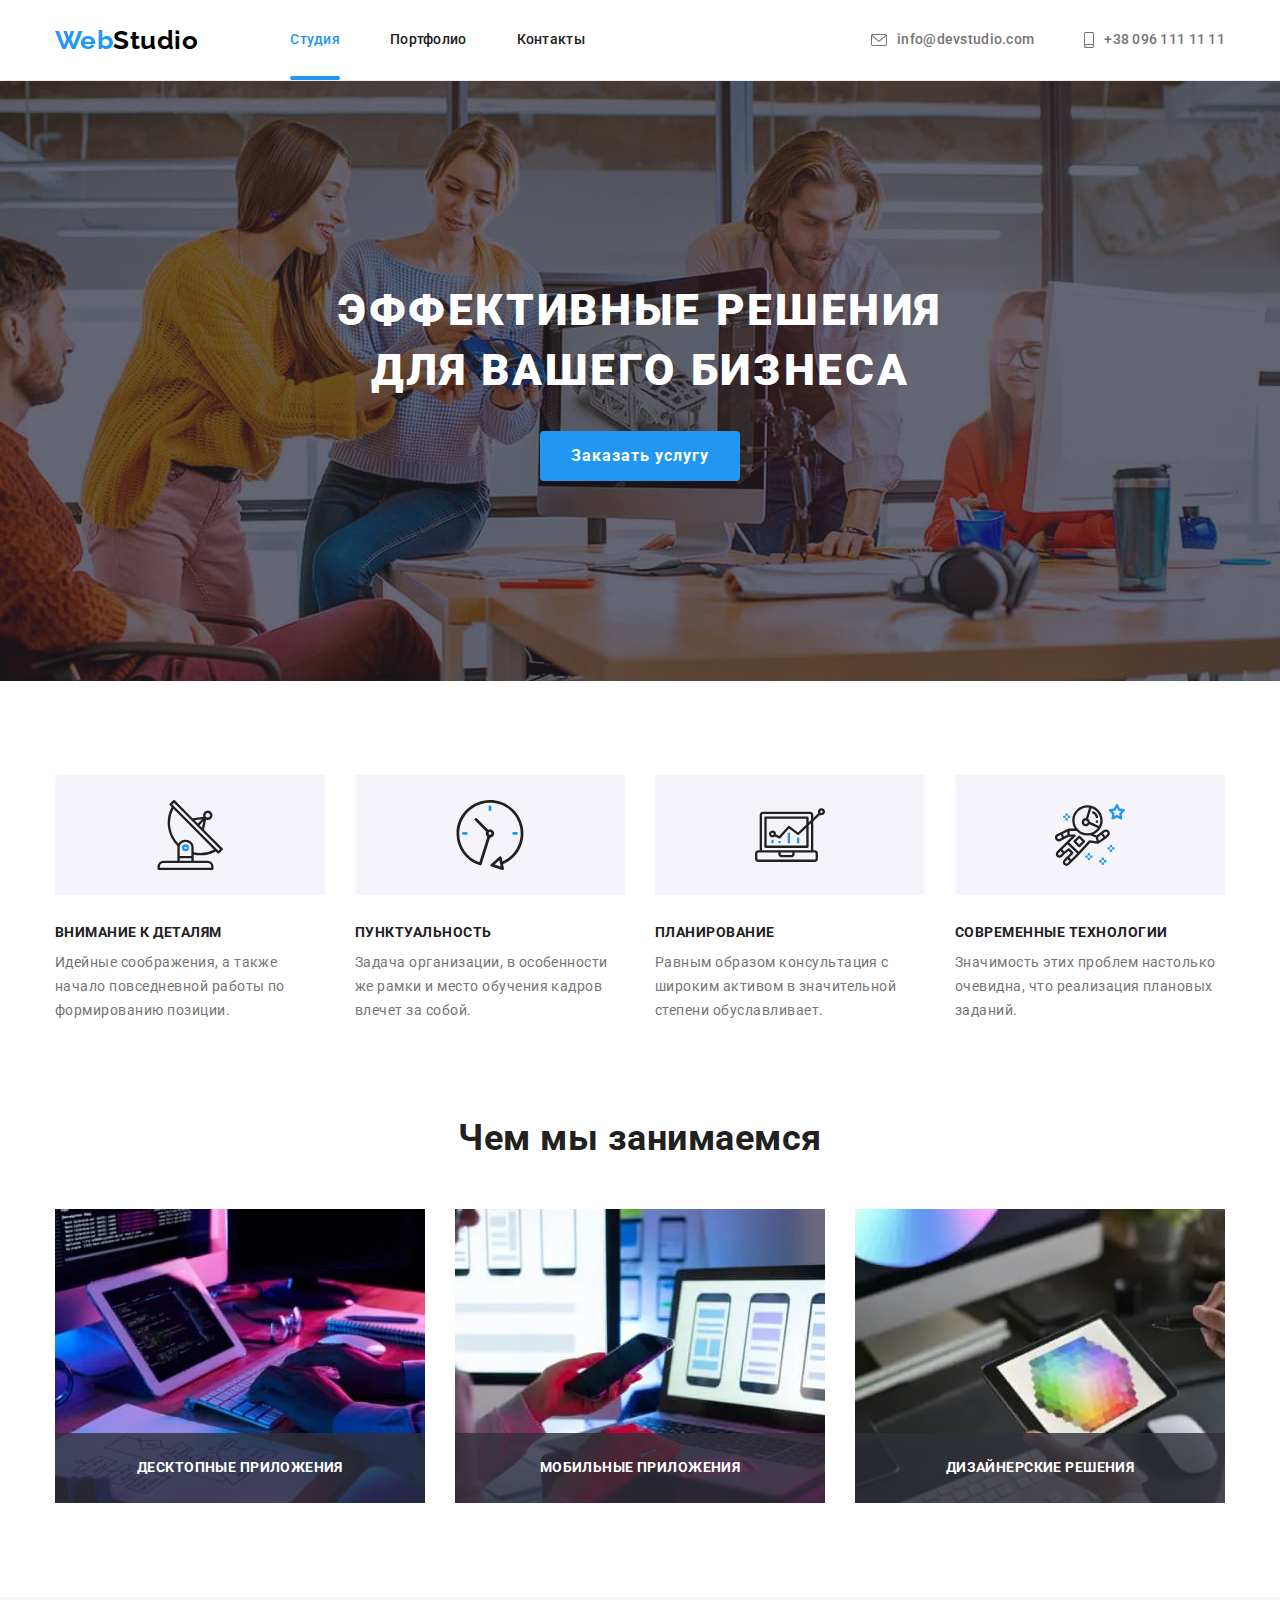
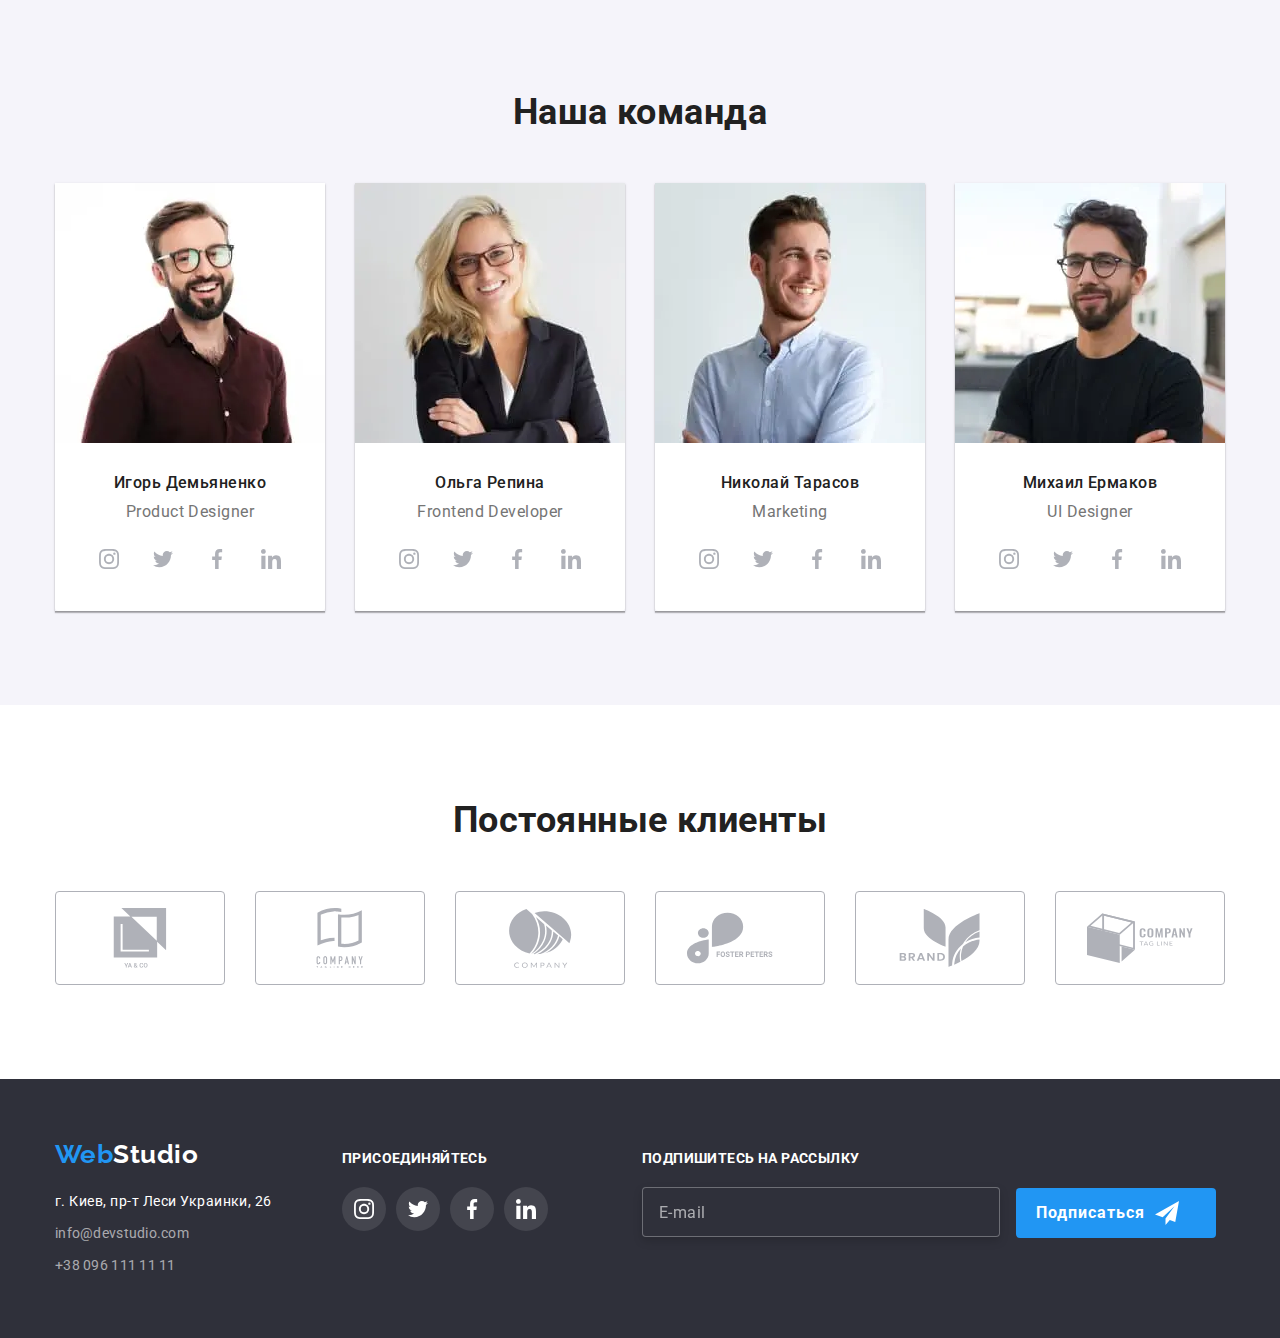
<file: index.html>
<!DOCTYPE html>
<html lang="ru">

<head>
    <meta charset="UTF-8">
    <meta http-equiv="X-UA-Compatible" content="IE=edge">
    <meta name="viewport" content="width=device-width, initial-scale=1.0">
    <link rel="preconnect" href="https://fonts.googleapis.com">
    <link rel="preconnect" href="https://fonts.gstatic.com" crossorigin>
    <link
        href="https://fonts.googleapis.com/css2?family=Raleway:wght@700&family=Roboto:wght@400;500;700;900&display=swap"
        rel="stylesheet">
    <link rel="stylesheet"
        href="https://cdnjs.cloudflare.com/ajax/libs/modern-normalize/1.1.0/modern-normalize.min.css">
    <link rel="stylesheet" href="./css/main.min.css">
    <title>Web Studio</title>
</head>

<body>
    <header class="header">
        <div class="container header__flex">
            <nav class="navigation">
                <a class="top-logo link" lang="en" href="./index.html">
                    <span class="logo__part">Web</span>Studio
                </a>
                <ul class="nav-menu list">
                    <li class="nav-menu__item"><a class="nav-menu__link link nav-menu__link--active"
                            href="./index.html">Студия</a></li>
                    <li class="nav-menu__item"><a class="nav-menu__link link" href="./portfolio.html">Портфолио</a></li>
                    <li class="nav-menu__item"><a class="nav-menu__link link" href="">Контакты</a></li>
                </ul>
            </nav>
            <button type="button" class="burger-menu" data-menu-open>
                <svg class="burger-menu__icon" width="40" height="40">
                    <use href="./images/sprite.svg#burger-menu"></use>
                </svg>
            </button>
            <ul class="contacts list">
                <li class="contacts__item">
                    <a class="contacts__link link" href="mailto:info@devstudio.com">
                        <svg class="contacts__icon" width="16" height="12">
                            <use href="./images/sprite.svg#email"></use>
                        </svg>
                        info@devstudio.com
                    </a>
                </li>
                <li class="contacts__item">
                    <a class="contacts__link link" href="tel:+380961111111">
                        <svg class="contacts__icon" width="10" height="16">
                            <use href="./images/sprite.svg#smartphone"></use>
                        </svg>
                        +38 096 111 11 11
                    </a>
                </li>
            </ul>
        </div>
        <div class="mobile-menu" data-menu>
            <div class="container mobile-menu__container">
                <button type="button" class="mobile-menu__close" data-menu-close>
                    <svg class="btn-close__icon" width="18" height="18">
                        <use href="./images/sprite.svg#vector"></use>
                    </svg>
                </button>
                <ul class="mobile-list list">
                    <li class="mobile-list__item"><a class="mobile-list__link link mobile-list__link--active"
                            href="./index.html">Студия</a></li>
                    <li class="mobile-list__item"><a class="mobile-list__link link"
                            href="./portfolio.html">Портфолио</a></li>
                    <li class="mobile-list__item"><a class="mobile-list__link link" href="">Контакты</a></li>
                </ul>
                <div class="cotacts-wrapper">
                    <ul class="mobile-contacts list">
                        <li class="mobile-contacts__item">
                            <a class="mobile-contacts__phone link" href="tel:+380961111111">
                                +38 096 111 11 11
                            </a>
                        </li>
                        <li class="mobile-contacts__item">
                            <a class="mobile-contacts__email link" href="mailto:info@devstudio.com">
                                info@devstudio.com
                            </a>
                        </li>
                    </ul>
                    <ul class="mobile-social list">
                        <li class="mobile-social__item"><a class="mobile-social__link link" href="">Instagram</a></li>
                        <li class="mobile-social__item"><a class="mobile-social__link link" href="">Twitter</a></li>
                        <li class="mobile-social__item"><a class="mobile-social__link link" href="">Facebook</a></li>
                        <li class="mobile-social__item"><a class="mobile-social__link link" href="">LinkedIn</a></li>
                    </ul>
                </div>
            </div>
        </div>
    </header>

    <main>
        <!--Герой-->
        <section class="hero">
            <div class="container">
                <h1 class="main__title">ЭФФЕКТИВНЫЕ РЕШЕНИЯ ДЛЯ ВАШЕГО БИЗНЕСА</h1>
                <button class="accent-button" type="button" data-modal-open>Заказать услугу</button>
                <div class="backdrop is-hidden" data-modal>
                    <div class="modal">
                        <button type="button" class="btn-close" data-modal-close>
                            <svg class="btn-close__icon" width="11" height="11">
                                <use href="./images/sprite.svg#vector"></use>
                            </svg>
                        </button>
                        <b class="contact-form__start">Оставьте свои данные, мы вам перезвоним</b>
                        <form method="POST" class="contact-form">
                            <label class="contact-form__field">
                                <span class="contact-form__title">Имя</span>
                                <span class="contact-form__wrapper">
                                    <input type="text" class="contact-form__input" name="user_name" required>
                                    <svg class="contact-form__icon" width="18" height="18">
                                        <use href="./images/sprite.svg#person"></use>
                                    </svg>
                                </span>
                            </label>
                            <label class="contact-form__field">
                                <span class="contact-form__title">Телефон</span>
                                <span class="contact-form__wrapper">
                                    <input type="tel" class="contact-form__input" name="user_phone" required>
                                    <svg class="contact-form__icon" width="18" height="18">
                                        <use href="./images/sprite.svg#phone"></use>
                                    </svg>
                                </span>
                            </label>
                            <label class="contact-form__field">
                                <span class="contact-form__title">Почта</span>
                                <span class="contact-form__wrapper">
                                    <input type="email" class="contact-form__input" name="user_email" required>
                                    <svg class="contact-form__icon" width="18" height="18">
                                        <use href="./images/sprite.svg#email"></use>
                                    </svg>
                                </span>
                            </label>
                            <label>
                                <span class="contact-form__title">Комментарий</span>
                                <textarea class="contact-form__message" name="user_message"
                                    placeholder="Введите текст"></textarea>
                            </label>
                            <div class="contact-form-checkbox">
                                <input name="accept-policy" type="checkbox"
                                    class="contact-form-checkbox__input visually-hidden" id="policy-checkbox" required>
                                <label for="policy-checkbox" class="contact-form-checkbox__label">
                                    Соглашаюсь с рассылкой и принимаю&nbsp;<a class="contact-form-checkbox__accent"
                                        href="">Условия договора</a>
                                </label>
                            </div>
                            <button class="accent-button" type="submit">Отправить</button>
                        </form>
                    </div>
                </div>

            </div>
        </section>

        <!--Преимущества компании-->
        <section class="advantages section">
            <div class="container">
                <h2 class="visually-hidden">Наши преимщества</h2>
                <ul class="advantages__list list">
                    <li class="advantages__item">
                        <div class="advantages__icon">
                            <svg width="70" height="70">
                                <use href="./images/sprite.svg#details"></use>
                            </svg>
                        </div>
                        <h3 class="advantages__title">Внимание к деталям</h3>
                        <p class="advantages__discription">Идейные соображения, а также начало повседневной работы по
                            формированию позиции.</p>
                    </li>
                    <li class="advantages__item">
                        <div class="advantages__icon">
                            <svg width="70" height="70">
                                <use href="./images/sprite.svg#clock"></use>
                            </svg>
                        </div>
                        <h3 class="advantages__title">Пунктуальность</h3>
                        <p class="advantages__discription">Задача организации, в особенности же рамки и место обучения
                            кадров влечет за собой.</p>
                    </li>
                    <li class="advantages__item">
                        <div class="advantages__icon">
                            <svg width="70" height="70">
                                <use href="./images/sprite.svg#diagram"></use>
                            </svg>
                        </div>
                        <h3 class="advantages__title">Планирование</h3>
                        <p class="advantages__discription">Равным образом консультация с широким активом в значительной
                            степени обуславливает.</p>
                    </li>
                    <li class="advantages__item">
                        <div class="advantages__icon">
                            <svg width="70" height="70">
                                <use href="./images/sprite.svg#astronaut"></use>
                            </svg>
                        </div>
                        <h3 class="advantages__title">Современные технологии</h3>
                        <p class="advantages__discription">Значимость этих проблем настолько очевидна, что реализация
                            плановых заданий.</p>
                    </li>
                </ul>
            </div>
        </section>
        <!--Занятия компании-->
        <section class="section activities">
            <div class="container">
                <h2 class="section-title">Чем мы занимаемся</h2>
                <ul class="activities_list list">
                    <li>
                        <div class="activities__image">
                            <picture>
                                <source srcset="./images/creating.webp 1x,  ./images/creating@2x.webp 2x"
                                    media="(min-width: 370px)" type="image/webp" />
                                <source srcset="./images/creating.jpg 1x, ./images/creating@2x.jpg 2x"
                                    media="(min-width: 370px)" />
                                <img src="./images/creating.jpg" alt="Верстка сайта">
                            </picture>
                            <p class="activities__item">Десктопные приложения</p>
                        </div>
                    </li>
                    <li>
                        <div class="activities__image">
                            <picture>
                                <source srcset="./images/select.webp 1x,  ./images/select@2x.webp 2x"
                                    media="(min-width: 370px)" type="image/webp" />
                                <source srcset="./images/select.jpg 1x, ./images/select@2x.jpg 2x"
                                    media="(min-width: 370px)" />
                                <img src="./images/select.jpg" alt="Выбор интерфейса для мобильного устройства">
                            </picture>

                            <p class="activities__item">Мобильные приложения</p>
                        </div>
                    </li>
                    <li>
                        <div class="activities__image">
                            <picture>
                                <source srcset="./images/graphic.webp 1x,  ./images/graphic@2x.webp 2x"
                                    media="(min-width: 370px)" type="image/webp" />
                                <source srcset="./images/graphic.jpg 1x, ./images/graphic@2x.jpg 2x"
                                    media="(min-width: 370px)" />
                                <img src="./images/graphic.jpg" alt="Работа с графикой">
                            </picture>
                            <p class="activities__item">Дизайнерские решения</p>
                        </div>
                    </li>

                </ul>
            </div>
        </section>

        <!--Команда проэкта-->
        <section class="our-team section">
            <div class="container">
                <h2 class="section-title">Наша команда</h2>
                <ul class="our-team__order list">
                    <li class="our_team__employee">
                        <picture>
                            <source srcset="./images/product-designer.webp 1x, ./images/product-designer@2x.webp 2x"
                                media="(min-width: 1200px)" type="image/webp" />
                            <source srcset="./images/product-designer.jpg 1x, ./images/product-designer@2x.jpg 2x"
                                media="(min-width: 1200px)" />

                            <source
                                srcset="./images/product-designer-tablet.webp 1x, ./images/product-designer-tablet@2x.webp 2x"
                                media="(min-width: 768px)" type="image/webp" />
                            <source
                                srcset="./images/product-designer-tablet.jpg 1x, ./images/product-designer-tablet@2x.jpg 2x"
                                media="(min-width: 768px)" />

                            <source
                                srcset="./images/product-designer-mobile.webp 1x, ./images/product-designer-mobile@2x.webp 2x"
                                media="(max-width: 767px)" type="image/webp" />
                            <source
                                srcset="./images/product-designer-mobile.jpg 1x, ./images/product-designer-mobile@2x.jpg 2x"
                                media="(max-width: 767px)" />
                            <img src="./images/product-designer.jpg" alt="Product Designer">
                        </picture>
                        <div class="our-team__wrapper">
                            <h3 class="our-team__employee-name">Игорь Демьяненко</h3>
                            <p class="our-team__position" lang="en">Product Designer</p>
                            <ul class="social-list social-list--team list">
                                <li class="social-list__item">
                                    <a class="social-list__link" href="">
                                        <svg class="social-list__icon social-list__icon--team" width="20" height="20">
                                            <use href="./images/sprite.svg#instagram"></use>
                                        </svg>
                                    </a>
                                </li>
                                <li class="social-list__item">
                                    <a class="social-list__link" href="">
                                        <svg class="social-list__icon social-list__icon--team" width="20" height="20">
                                            <use href="./images/sprite.svg#twitter"></use>
                                        </svg>
                                    </a>
                                </li>
                                <li class="social-list__item">
                                    <a class="social-list__link" href="">
                                        <svg class="social-list__icon social-list__icon--team" width="20" height="20">
                                            <use href="./images/sprite.svg#facebook"></use>
                                        </svg>
                                    </a>
                                </li>
                                <li class="social-list__item">
                                    <a class="social-list__link" href="">
                                        <svg class="social-list__icon social-list__icon--team" width="20" height="20">
                                            <use href="./images/sprite.svg#linkedin"></use>
                                        </svg>
                                    </a>
                                </li>
                            </ul>
                        </div>
                    </li>
                    <li class="our_team__employee">
                        <picture>
                            <source srcset="./images/developer.webp 1x, ./images/developer@2x.webp 2x"
                                media="(min-width: 1200px)" type="image/webp" />
                            <source srcset="./images/developer.jpg 1x, ./images/developer@2x.jpg 2x"
                                media="(min-width: 1200px)" />

                            <source srcset="./images/developer-tablet.webp 1x, ./images/developer-tablet@2x.webp 2x"
                                media="(min-width: 768px)" type="image/webp" />
                            <source srcset="./images/developer-tablet.jpg 1x, ./images/developer-tablet@2x.jpg 2x"
                                media="(min-width: 768px)" />

                            <source srcset="./images/developer-mobile.webp 1x, ./images/developer-mobile@2x.webp 2x"
                                media="(max-width: 767px)" type="image/webp" />
                            <source srcset="./images/developer-mobile.jpg 1x, ./images/developer-mobile@2x.jpg 2x"
                                media="(max-width: 767px)" />
                            <img src="./images/developer.jpg" alt="Frontend Developer">
                        </picture>
                        <div class="our-team__wrapper">
                            <h3 class="our-team__employee-name">Ольга Репина</h3>
                            <p class="our-team__position" lang="en">Frontend Developer</p>
                            <ul class="social-list social-list--team list">
                                <li class="social-list__item">
                                    <a class="social-list__link" href="">
                                        <svg class="social-list__icon social-list__icon--team" width="20" height="20">
                                            <use href="./images/sprite.svg#instagram"></use>
                                        </svg>
                                    </a>
                                </li>
                                <li class="social-list__item">
                                    <a class="social-list__link" href="">
                                        <svg class="social-list__icon social-list__icon--team" width="20" height="20">
                                            <use href="./images/sprite.svg#twitter"></use>
                                        </svg>
                                    </a>
                                </li>
                                <li class="social-list__item">
                                    <a class="social-list__link" href="">
                                        <svg class="social-list__icon social-list__icon--team" width="20" height="20">
                                            <use href="./images/sprite.svg#facebook"></use>
                                        </svg>
                                    </a>
                                </li>
                                <li class="social-list__item">
                                    <a class="social-list__link" href="">
                                        <svg class="social-list__icon social-list__icon--team" width="20" height="20">
                                            <use href="./images/sprite.svg#linkedin"></use>
                                        </svg>
                                    </a>
                                </li>
                            </ul>
                        </div>
                    </li>
                    <li class="our_team__employee">
                        <picture>
                            <source srcset="./images/marketing.webp 1x, ./images/marketing@2x.webp 2x"
                                media="(min-width: 1200px)" type="image/webp" />
                            <source srcset="./images/marketing.jpg 1x, ./images/marketing@2x.jpg 2x"
                                media="(min-width: 1200px)" />

                            <source srcset="./images/marketing-tablet.webp 1x, ./images/marketing-tablet@2x.webp 2x"
                                media="(min-width: 768px)" type="image/webp" />
                            <source srcset="./images/marketing-tablet.jpg 1x, ./images/marketing-tablet@2x.jpg 2x"
                                media="(min-width: 768px)" />

                            <source srcset="./images/marketing-mobile.webp 1x, ./images/marketing-mobile@2x.webp 2x"
                                media="(max-width: 767px)" type="image/webp" />
                            <source srcset="./images/marketing-mobile.jpg 1x, ./images/marketing-mobile@2x.jpg 2x"
                                media="(max-width: 767px)" />
                            <img src="./images/marketing.jpg" alt="Marketing">
                        </picture>

                        <div class="our-team__wrapper">
                            <h3 class="our-team__employee-name">Николай Тарасов</h3>
                            <p class="our-team__position" lang="en">Marketing</p>
                            <ul class="social-list social-list--team list">
                                <li class="social-list__item">
                                    <a class="social-list__link" href="">
                                        <svg class="social-list__icon social-list__icon--team" width="20" height="20">
                                            <use href="./images/sprite.svg#instagram"></use>
                                        </svg>
                                    </a>
                                </li>
                                <li class="social-list__item">
                                    <a class="social-list__link" href="">
                                        <svg class="social-list__icon social-list__icon--team" width="20" height="20">
                                            <use href="./images/sprite.svg#twitter"></use>
                                        </svg>
                                    </a>
                                </li>
                                <li class="social-list__item">
                                    <a class="social-list__link" href="">
                                        <svg class="social-list__icon social-list__icon--team" width="20" height="20">
                                            <use href="./images/sprite.svg#facebook"></use>
                                        </svg>
                                    </a>
                                </li>
                                <li class="social-list__item">
                                    <a class="social-list__link" href="">
                                        <svg class="social-list__icon social-list__icon--team" width="20" height="20">
                                            <use href="./images/sprite.svg#linkedin"></use>
                                        </svg>
                                    </a>
                                </li>
                            </ul>
                        </div>
                    </li>
                    <li class="our_team__employee">
                        <picture>
                            <source srcset="./images/ui.webp 1x, ./images/ui@2x.webp 2x" media="(min-width: 1200px)"
                                type="image/webp" />
                            <source srcset="./images/ui.jpg 1x, ./images/ui@2x.jpg 2x" media="(min-width: 1200px)" />

                            <source srcset="./images/ui-tablet.webp 1x, ./images/ui-tablet@2x.webp 2x"
                                media="(min-width: 768px)" type="image/webp" />
                            <source srcset="./images/ui-tablet.jpg 1x, ./images/ui-tablet@2x.jpg 2x"
                                media="(min-width: 768px)" />

                            <source srcset="./images/ui-mobile.webp 1x, ./images/ui-mobile@2x.webp 2x"
                                media="(max-width: 767px)" type="image/webp" />
                            <source srcset="./images/img-mobile.jpg 1x, ./images/ui-mobile@2x.jpg 2x"
                                media="(max-width: 767px)" />
                            <img src="./images/ui.jpg" alt="UI Designer">
                        </picture>
                        <div class="our-team__wrapper">
                            <h3 class="our-team__employee-name">Михаил Ермаков</h3>
                            <p class="our-team__position" lang="en">UI Designer</p>
                            <ul class="social-list social-list--team list">
                                <li class="social-list__item">
                                    <a class="social-list__link" href="">
                                        <svg class="social-list__icon social-list__icon--team" width="20" height="20">
                                            <use href="./images/sprite.svg#instagram"></use>
                                        </svg>
                                    </a>
                                </li>
                                <li class="social-list__item">
                                    <a class="social-list__link" href="">
                                        <svg class="social-list__icon social-list__icon--team" width="20" height="20">
                                            <use href="./images/sprite.svg#twitter"></use>
                                        </svg>
                                    </a>
                                </li>
                                <li class="social-list__item">
                                    <a class="social-list__link" href="">
                                        <svg class="social-list__icon social-list__icon--team" width="20" height="20">
                                            <use href="./images/sprite.svg#facebook"></use>
                                        </svg>
                                    </a>
                                </li>
                                <li class="social-list__item">
                                    <a class="social-list__link" href="">
                                        <svg class="social-list__icon social-list__icon--team" width="20" height="20">
                                            <use href="./images/sprite.svg#linkedin"></use>
                                        </svg>
                                    </a>
                                </li>
                            </ul>
                        </div>
                    </li>
                </ul>
            </div>
        </section>

        <!--Постоянные клиенты-->
        <section class="section">
            <div class="container">
                <h2 class="section-title">Постоянные клиенты</h2>
                <ul class="clients list">
                    <li class="clients__item">
                        <a class="clients__link link" href="">
                            <svg class="clients__icon" width="106" height="60">
                                <use href="./images/sprite.svg#group-1"></use>
                            </svg>
                        </a>
                    </li>
                    <li class="clients__item">
                        <a class="clients__link link" href="">
                            <svg class="clients__icon" width="106" height="60">
                                <use href="./images/sprite.svg#group-2"></use>
                            </svg>
                        </a>
                    </li>
                    <li class="clients__item">
                        <a class="clients__link link" href="">
                            <svg class="clients__icon" width="106" height="60">
                                <use href="./images/sprite.svg#group-3"></use>
                            </svg>
                        </a>
                    </li>
                    <li class="clients__item">
                        <a class="clients__link link" href="">
                            <svg class="clients__icon" width="106" height="60">
                                <use href="./images/sprite.svg#group-4"></use>
                            </svg>
                        </a>
                    </li>
                    <li class="clients__item">
                        <a class="clients__link link" href="">
                            <svg class="clients__icon" width="106" height="60">
                                <use href="./images/sprite.svg#group-5"></use>
                            </svg>
                        </a>
                    </li>
                    <li class="clients__item">
                        <a class="clients__link link" href="">
                            <svg class="clients__icon" width="106" height="60">
                                <use href="./images/sprite.svg#group-6"></use>
                            </svg>
                        </a>
                    </li>
                </ul>
            </div>
        </section>
    </main>

    <!-- Футер -->
    <footer class="footer">
        <div class="container footer__container">
            <div class="footer__adress">
                <a class="footer__logo link" lang="en" href="./index.html">
                    <span class="logo__part">Web</span>Studio
                </a>
                <address class="address">
                    г. Киев, пр-т Леси Украинки, 26
                </address>
                <ul class="bottom-contacts list">
                    <li class="bottom-contacts__item"><a class="bottom-contacts__link link"
                            href="mailto:info@devstudio.com">info@devstudio.com</a></li>
                    <li class="bottom-contacts__item"><a class="bottom-contacts__link link" href="tel:+380961111111">+38
                            096 111 11 11</a></li>
                </ul>
            </div>
            <div class="bottom-social">
                <h3 class="footer-title">Присоединяйтесь</h3>
                <ul class="social-list list">
                    <li class="social-list__item social-list__item--footer">
                        <a class="social-list__link social-list__link--bottom" href="">
                            <svg class="social-list__icon social-list__icon--footer" width="20" height="20">
                                <use href="./images/sprite.svg#instagram"></use>
                            </svg>
                        </a>
                    </li>
                    <li class="social-list__item social-list__item--footer">
                        <a class="social-list__link social-list__link--bottom" href="">
                            <svg class="social-list__icon social-list__icon--footer" width="20" height="20">
                                <use href="./images/sprite.svg#twitter"></use>
                            </svg>
                        </a>
                    </li>
                    <li class="social-list__item social-list__item--footer">
                        <a class="social-list__link social-list__link--bottom" href="">
                            <svg class="social-list__icon social-list__icon--footer" width="20" height="20">
                                <use href="./images/sprite.svg#facebook"></use>
                            </svg>
                        </a>
                    </li>
                    <li class="social-list__item social-list__item--footer">
                        <a class="social-list__link social-list__link--bottom" href="">
                            <svg class="social-list__icon social-list__icon--footer" width="20" height="20">
                                <use href="./images/sprite.svg#linkedin"></use>
                            </svg>
                        </a>
                    </li>
            </div>
            <div>
                <form method="POST" class="footer-contact-form">

                    <label>
                        <span class="footer-title footer-contact-form__title">Подпишитесь на рассылку</span>
                        <input type="email" class="footer-contact-form__input" name="user_email" placeholder="E-mail"
                            required>
                    </label>

                    <button class="accent-button email-button" type="submit">Подписаться
                        <svg class="email-button__send">
                            <use href="./images/sprite.svg#send"></use>
                        </svg>
                    </button>
                </form>
            </div>
        </div>
    </footer>

    <script src="./js/modal.js"></script>
    <script src="./js/mobile-menu.js"></script>
</body>

</html>
</file>
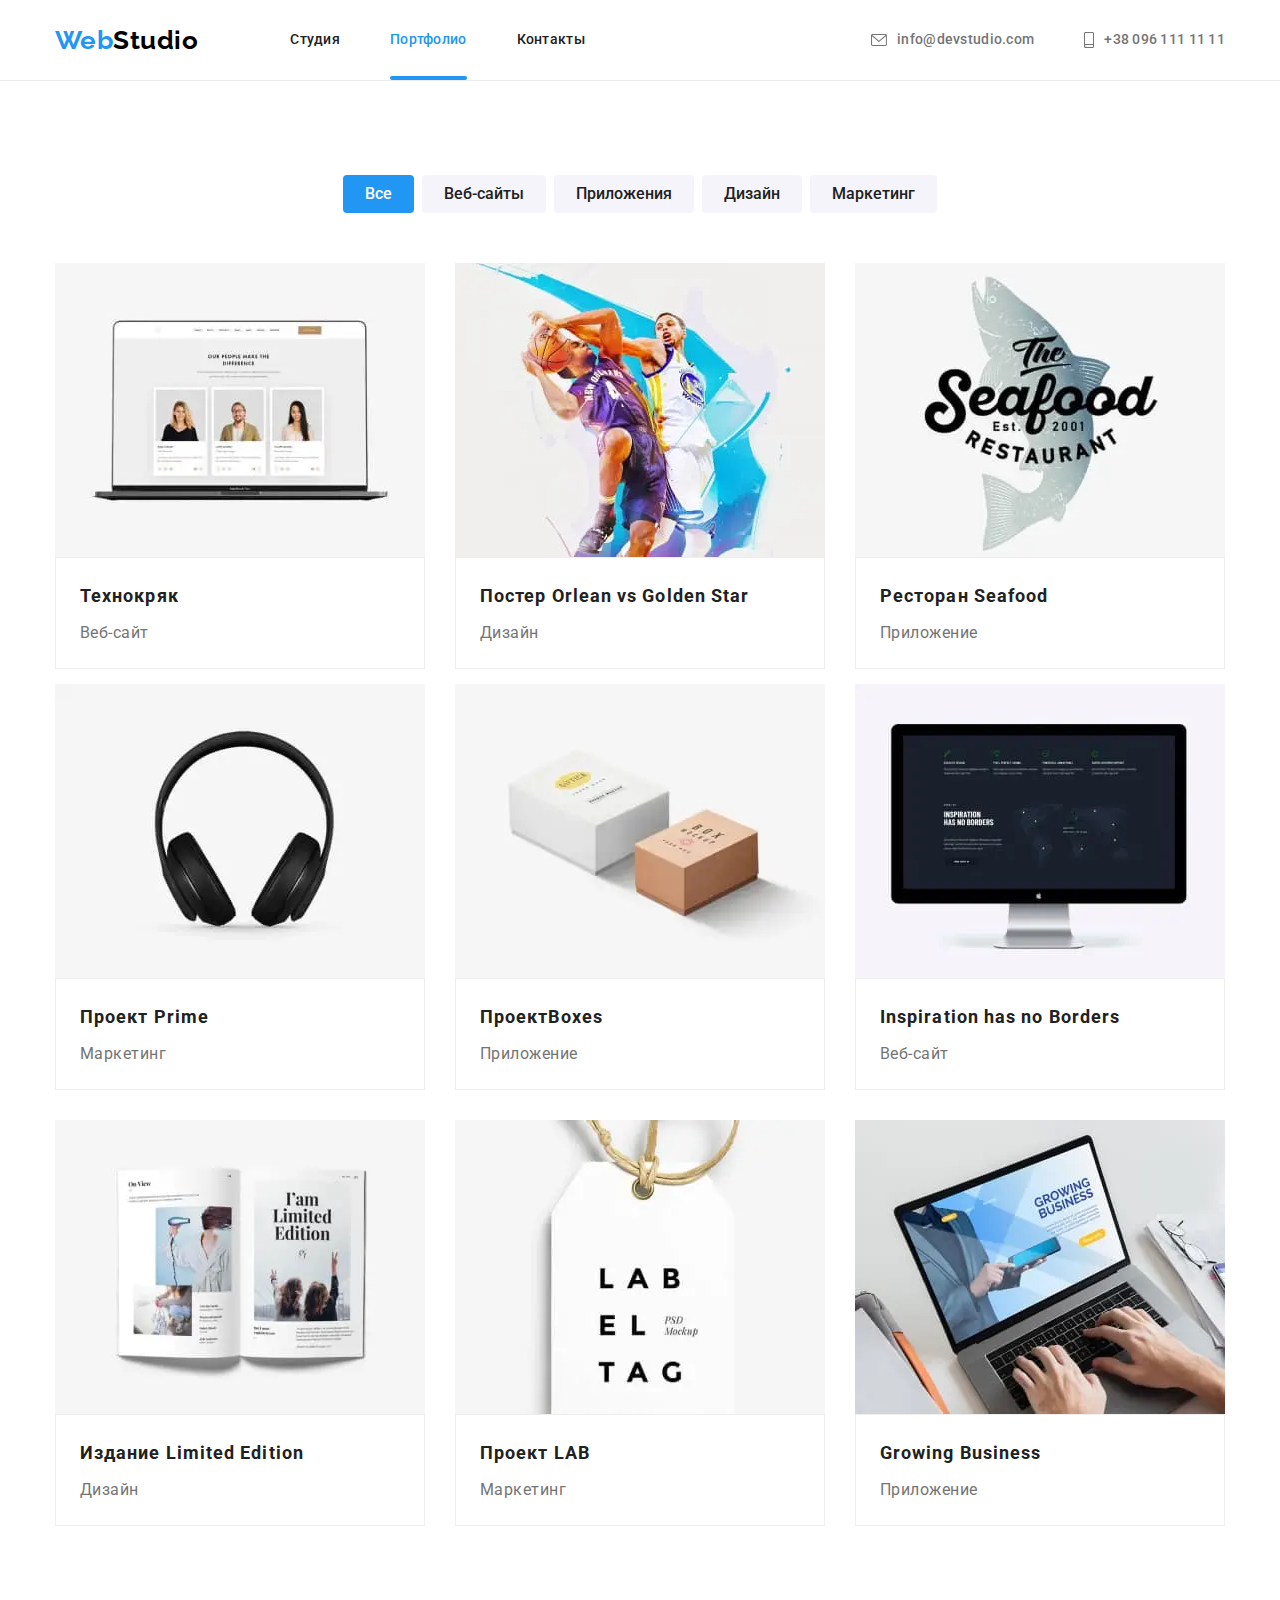
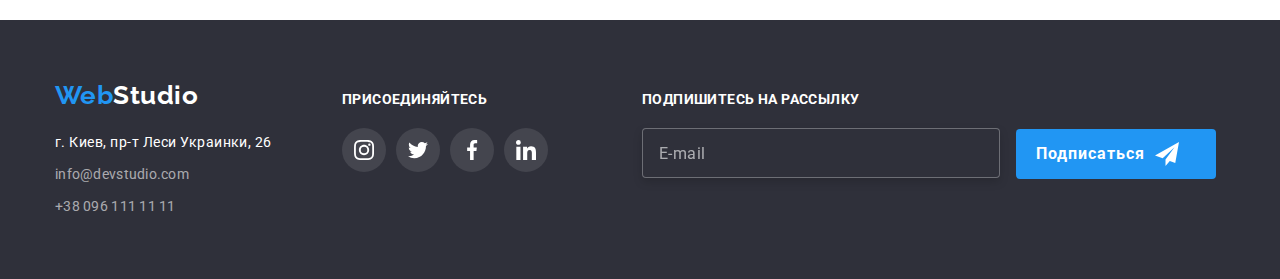
<file: portfolio.html>
<!DOCTYPE html>
<html lang="ru">
<head>
    <meta charset="UTF-8">
    <meta http-equiv="X-UA-Compatible" content="IE=edge">
    <meta name="viewport" content="width=device-width, initial-scale=1.0">
    <link rel="preconnect" href="https://fonts.googleapis.com">
    <link rel="preconnect" href="https://fonts.gstatic.com" crossorigin>
    <link
        href="https://fonts.googleapis.com/css2?family=Raleway:wght@700&family=Roboto:wght@400;500;700;900&display=swap"
        rel="stylesheet">
    <link rel="stylesheet"
        href="https://cdnjs.cloudflare.com/ajax/libs/modern-normalize/1.1.0/modern-normalize.min.css">
    <link rel="stylesheet" href="./css/portfolio.min.css">
    <title>Web Studio</title>
</head>

<body>
    <header class="header">
        <div class="container header__flex">
            <nav class="navigation">
                <a class="top-logo link" lang="en" href="./portfolio.html">
                    <span class="logo__part">Web</span>Studio
                </a>
                <ul class="nav-menu list">
                    <li class="nav-menu__item"><a class="nav-menu__link link" href="./index.html">Студия</a></li>
                    <li class="nav-menu__item"><a class="nav-menu__link link nav-menu__link--active"
                            href="./portfolio.html">Портфолио</a></li>
                    <li class="nav-menu__item"><a class="nav-menu__link link" href="">Контакты</a></li>
                </ul>
            </nav>
            <button type="button" class="burger-menu" data-menu-open>
                <svg class="burger-menu__icon" width="40" height="40">
                    <use href="./images/sprite.svg#burger-menu"></use>
                </svg>
            </button>
            <ul class="contacts list">
                <li class="contacts__item">
                    <a class="contacts__link link" href="mailto:info@devstudio.com">
                        <svg class="contacts__icon" width="16" height="12">
                            <use href="./images/sprite.svg#email"></use>
                        </svg>
                        info@devstudio.com
                    </a>
                </li>
                <li class="contacts__item">
                    <a class="contacts__link link" href="tel:+380961111111">
                        <svg class="contacts__icon" width="10" height="16">
                            <use href="./images/sprite.svg#smartphone"></use>
                        </svg>
                        +38 096 111 11 11
                    </a>
                </li>
            </ul>
        </div>
        <div class="mobile-menu" data-menu>
            <div class="container mobile-menu__container">
                <button type="button" class="mobile-menu__close" data-menu-close>
                    <svg class="btn-close__icon" width="18" height="18">
                        <use href="./images/sprite.svg#vector"></use>
                    </svg>
                </button>
                <ul class="mobile-list list">
                    <li class="mobile-list__item"><a class="mobile-list__link link" href="./index.html">Студия</a></li>
                    <li class="mobile-list__item"><a class="mobile-list__link link mobile-list__link--active"
                            href="./portfolio.html">Портфолио</a>
                    </li>
                    <li class="mobile-list__item"><a class="mobile-list__link link" href="">Контакты</a></li>
                </ul>
                <ul class="mobile-contacts list">
                    <li class="mobile-contacts__item">
                        <a class="mobile-contacts__phone link" href="tel:+380961111111">
                            +38 096 111 11 11
                        </a>
                    </li>
                    <li class="mobile-contacts__item">
                        <a class="mobile-contacts__email link" href="mailto:info@devstudio.com">
                            info@devstudio.com
                        </a>
                    </li>
                </ul>
                <ul class="mobile-social list">
                    <li class="mobile-social__item"><a class="mobile-social__link link" href="">Instagram</a></li>
                    <li class="mobile-social__item"><a class="mobile-social__link link" href="">Twitter</a></li>
                    <li class="mobile-social__item"><a class="mobile-social__link link" href="">Facebook</a></li>
                    <li class="mobile-social__item"><a class="mobile-social__link link" href="">LinkedIn</a></li>
                </ul>
            </div>
        </div>
    </header>

    <main>
        <section class="section">
            <div class="container">
                <h2 class="visually-hidden">Наше портфолио</h2>
                <ul class="options list">
                    <li class="options__item"><button class="options__link options__link--active"
                            type="button">Все</button></li>
                    <li class="options__item"><button class="options__link" type="button">Веб-сайты</button></li>
                    <li class="options__item"><button class="options__link" type="button">Приложения</button></li>
                    <li class="options__item"><button class="options__link" type="button">Дизайн</button></li>
                    <li class="options__item"><button class="options__link" type="button">Маркетинг</button></li>
                </ul>
                <ul class="portfolio list">
                    <li class="porfolio__elem">
                        <a class="portfolio__link link" href="">
                            <div class="portfolio__image">
                                <div class="portfolio__overlay">
                                    <p class="portfolio__description">
                                        Ресурс предлагает комплексные предложения с разным уровнем функционала и
                                        сервисов. Все это позволит посетителю получить
                                        исчерпывающие сведения о компании или частном лице.
                                    </p>
                                </div>
                                <picture>
                                    <source srcset="./images/portfolio-img1.webp 1x, ./images/portfolio-img1@2x.webp 2x"
                                        media="(min-width: 1200px)" type="image/webp" />
                                    <source srcset="./images/portfolio-img1.jpg 1x, ./images/portfolio-img1@2x.jpg 2x"
                                        media="(min-width: 1200px)" />

                                    <source
                                        srcset="./images/portfolio-img1-tablet.webp 1x, ./images/portfolio-img1-tablet@2x.webp 2x"
                                        media="(min-width: 768px)" type="image/webp" />
                                    <source
                                        srcset="./images/portfolio-img1-tablet.jpg 1x, ./images/portfolio-img1-tablet@2x.jpg 2x"
                                        media="(min-width: 768px)" />

                                    <source
                                        srcset="./images/portfolio-img1-mobile.webp 1x, ./images/portfolio-img1-mobile@2x.webp 2x"
                                        media="(max-width: 767px)" type="image/webp" />
                                    <source
                                        srcset="./images/portfolio-img1-mobile.jpg 1x, ./images/portfolio-img1-mobile@2x.jpg 2x"
                                        media="(max-width: 767px)" />
                                    <img src="./images/portfolio-img1.jpg" alt="Пример сайта">
                                </picture>
                            </div>
                            <div class="portfolio__content-wrapper">
                                <h2 class="portfolio__item">Технокряк</h2>
                                <p class="portfolio__option">Веб-сайт</p>
                            </div>
                        </a>
                    </li>
                    <li class="porfolio__elem">
                        <a class="portfolio__link link" href="">
                            <div class="portfolio__image">
                                <div class="portfolio__overlay">
                                    <p class="portfolio__description">
                                        Ресурс предлагает комплексные предложения с разным уровнем функционала и
                                        сервисов. Все это позволит посетителю
                                        получить
                                        исчерпывающие сведения о компании или частном лице.
                                    </p>
                                </div>
                                <picture>
                                    <source srcset="./images/portfolio-img2.webp 1x, ./images/portfolio-img2@2x.webp 2x"
                                        media="(min-width: 1200px)" type="image/webp" />
                                    <source srcset="./images/portfolio-img2.jpg 1x, ./images/portfolio-img2@2x.jpg 2x"
                                        media="(min-width: 1200px)" />

                                    <source
                                        srcset="./images/portfolio-img2-tablet.webp 1x, ./images/portfolio-img2-tablet@2x.webp 2x"
                                        media="(min-width: 768px)" type="image/webp" />
                                    <source
                                        srcset="./images/portfolio-img2-tablet.jpg 1x, ./images/portfolio-img2-tablet@2x.jpg 2x"
                                        media="(min-width: 768px)" />

                                    <source
                                        srcset="./images/portfolio-img2-mobile.webp 1x, ./images/portfolio-img2-mobile@2x.webp 2x"
                                        media="(max-width: 767px)" type="image/webp" />
                                    <source
                                        srcset="./images/portfolio-img2-mobile.jpg 1x, ./images/portfolio-img2-mobile@2x.jpg 2x"
                                        media="(max-width: 767px)" />
                                    <img src="./images/portfolio-img2.jpg" alt="Постер баскетбольной команды">
                                </picture>
                            </div>
                            <div class="portfolio__content-wrapper">
                                <h2 class="portfolio__item">Постер <span lang="en">Orlean vs Golden Star</span></h2>
                                <p class="portfolio__option">Дизайн</p>
                            </div>
                        </a>
                    </li>
                    <li class="porfolio__elem">
                        <a class="portfolio__link link" href="">
                            <div class="portfolio__image">
                                <div class="portfolio__overlay">
                                    <p class="portfolio__description">
                                        Ресурс предлагает комплексные предложения с разным уровнем функционала и
                                        сервисов. Все это позволит посетителю
                                        получить
                                        исчерпывающие сведения о компании или частном лице.
                                    </p>
                                </div>
                                <picture>
                                    <source srcset="./images/portfolio-img3.webp 1x, ./images/portfolio-img3@2x.webp 2x"
                                        media="(min-width: 1200px)" type="image/webp" />
                                    <source srcset="./images/portfolio-img3.jpg 1x, ./images/portfolio-img3@2x.jpg 2x"
                                        media="(min-width: 1200px)" />

                                    <source
                                        srcset="./images/portfolio-img3-tablet.webp 1x, ./images/portfolio-img3-tablet@2x.webp 2x"
                                        media="(min-width: 768px)" type="image/webp" />
                                    <source
                                        srcset="./images/portfolio-img3-tablet.jpg 1x, ./images/portfolio-img3-tablet@2x.jpg 2x"
                                        media="(min-width: 768px)" />

                                    <source
                                        srcset="./images/portfolio-img3-mobile.webp 1x, ./images/portfolio-img3-mobile@2x.webp 2x"
                                        media="(max-width: 767px)" type="image/webp" />
                                    <source
                                        srcset="./images/portfolio-img3-mobile.jpg 1x, ./images/portfolio-img3-mobile@2x.jpg 2x"
                                        media="(max-width: 767px)" />
                                    <img src="./images/portfolio-img3.jpg" alt="Логотип ресторана">
                                </picture>
                            </div>
                            <div class="portfolio__content-wrapper">
                                <h2 class="portfolio__item">Ресторан <span lang="en">Seafood</span></h2>
                                <p class="portfolio__option">Приложение</p>
                            </div>

                        </a>
                    </li>
                    <li class="porfolio__elem">
                        <a class="portfolio__link link" href="">
                            <div class="portfolio__image">
                                <div class="portfolio__overlay">
                                    <p class="portfolio__description">
                                        Ресурс предлагает комплексные предложения с разным уровнем функционала и
                                        сервисов. Все это позволит посетителю
                                        получить
                                        исчерпывающие сведения о компании или частном лице.
                                    </p>
                                </div>
                                <picture>
                                    <source srcset="./images/portfolio-img4.webp 1x, ./images/portfolio-img4@2x.webp 2x"
                                        media="(min-width: 1200px)" type="image/webp" />
                                    <source srcset="./images/portfolio-img4.jpg 1x, ./images/portfolio-img4@2x.jpg 2x"
                                        media="(min-width: 1200px)" />

                                    <source
                                        srcset="./images/portfolio-img4-tablet.webp 1x, ./images/portfolio-img4-tablet@2x.webp 2x"
                                        media="(min-width: 768px)" type="image/webp" />
                                    <source
                                        srcset="./images/portfolio-img4-tablet.jpg 1x, ./images/portfolio-img4-tablet@2x.jpg 2x"
                                        media="(min-width: 768px)" />

                                    <source
                                        srcset="./images/portfolio-img4-mobile.webp 1x, ./images/portfolio-img4-mobile@2x.webp 2x"
                                        media="(max-width: 767px)" type="image/webp" />
                                    <source srcset="./images/img-mobile.jpg 1x, ./images/img-mobile@2x.jpg 2x"
                                        media="(max-width: 767px)" />
                                    <img src="./images/portfolio-img4.jpg" alt="Наушники">
                                </picture>
                            </div>
                            <div class="portfolio__content-wrapper">
                                <h2 class="portfolio__item">Проект <span lang="en">Prime</span></h2>
                                <p class="portfolio__option">Маркетинг</p>
                            </div>
                        </a>
                    </li>
                    <li class="porfolio__elem">
                        <a class="portfolio__link link" href="">
                            <div class="portfolio__image">
                                <div class="portfolio__overlay">
                                    <p class="portfolio__description">
                                        Ресурс предлагает комплексные предложения с разным уровнем функционала и
                                        сервисов. Все это позволит посетителю
                                        получить
                                        исчерпывающие сведения о компании или частном лице.
                                    </p>
                                </div>
                                <picture>
                                    <source srcset="./images/portfolio-img5.webp 1x, ./images/portfolio-img5@2x.webp 2x"
                                        media="(min-width: 1200px)" type="image/webp" />
                                    <source srcset="./images/portfolio-img5.jpg 1x, ./images/portfolio-img5@2x.jpg 2x"
                                        media="(min-width: 1200px)" />

                                    <source
                                        srcset="./images/portfolio-img5-tablet.webp 1x, ./images/portfolio-img5-tablet@2x.webp 2x"
                                        media="(min-width: 768px)" type="image/webp" />
                                    <source
                                        srcset="./images/portfolio-img5-tablet.jpg 1x, ./images/portfolio-img5-tablet@2x.jpg 2x"
                                        media="(min-width: 768px)" />

                                    <source
                                        srcset="./images/portfolio-img5-mobile.webp 1x, ./images/portfolio-img5-mobile@2x.webp 2x"
                                        media="(max-width: 767px)" type="image/webp" />
                                    <source srcset="./images/img-mobile.jpg 1x, ./images/img-mobile@2x.jpg 2x"
                                        media="(max-width: 767px)" />
                                    <img src="./images/portfolio-img5.jpg" alt="Две коробки">
                                </picture>
                            </div>
                            <div class="portfolio__content-wrapper">
                                <h2 class="portfolio__item">Проект<span lang="en">Boxes</span></h2>
                                <p class="portfolio__option">Приложение</p>
                            </div>
                        </a>
                    </li>
                    <li class="porfolio__elem">
                        <a class="portfolio__link link" href="">
                            <div class="portfolio__image">
                                <div class="portfolio__overlay">
                                    <p class="portfolio__description">
                                        Ресурс предлагает комплексные предложения с разным уровнем функционала и
                                        сервисов. Все это позволит посетителю
                                        получить
                                        исчерпывающие сведения о компании или частном лице.
                                    </p>
                                </div>
                                <picture>
                                    <source srcset="./images/portfolio-img6.webp 1x, ./images/portfolio-img6@2x.webp 2x"
                                        media="(min-width: 1200px)" type="image/webp" />
                                    <source srcset="./images/portfolio-img6.jpg 1x, ./images/portfolio-img6@2x.jpg 2x"
                                        media="(min-width: 1200px)" />

                                    <source
                                        srcset="./images/portfolio-img6-tablet.webp 1x, ./images/portfolio-img6-tablet@2x.webp 2x"
                                        media="(min-width: 768px)" type="image/webp" />
                                    <source
                                        srcset="./images/portfolio-img6-tablet.jpg 1x, ./images/portfolio-img6-tablet@2x.jpg 2x"
                                        media="(min-width: 768px)" />

                                    <source
                                        srcset="./images/portfolio-img6-mobile.webp 1x, ./images/portfolio-img6-mobile@2x.webp 2x"
                                        media="(max-width: 767px)" type="image/webp" />
                                    <source
                                        srcset="./images/portfolio-img6-mobile.jpg 1x, ./images/portfolio-img6-mobile@2x.jpg 2x"
                                        media="(max-width: 767px)" />
                                    <img src="./images/portfolio-img6.jpg" alt="Веб-сайт с информацией">
                                </picture>
                            </div>
                            <div class="portfolio__content-wrapper">
                                <h2 class="portfolio__item" lang="en">Inspiration has no Borders</h2>
                                <p class="portfolio__option">Веб-сайт</p>
                            </div>
                        </a>
                    </li>
                    <li class="porfolio__elem">
                        <a class="portfolio__link link" href="">
                            <div class="portfolio__image">
                                <div class="portfolio__overlay">
                                    <p class="portfolio__description">
                                        Ресурс предлагает комплексные предложения с разным уровнем функционала и
                                        сервисов. Все это позволит посетителю
                                        получить
                                        исчерпывающие сведения о компании или частном лице.
                                    </p>
                                </div>
                                <picture>
                                    <source srcset="./images/portfolio-img7.webp 1x, ./images/portfolio-img7@2x.webp 2x"
                                        media="(min-width: 1200px)" type="image/webp" />
                                    <source srcset="./images/portfolio-img7.jpg 1x, ./images/portfolio-img7@2x.jpg 2x"
                                        media="(min-width: 1200px)" />

                                    <source
                                        srcset="./images/portfolio-img7-tablet.webp 1x, ./images/portfolio-img7-tablet@2x.webp 2x"
                                        media="(min-width: 768px)" type="image/webp" />
                                    <source
                                        srcset="./images/portfolio-img7-tablet.jpg 1x, ./images/portfolio-img7-tablet@2x.jpg 2x"
                                        media="(min-width: 768px)" />

                                    <source
                                        srcset="./images/portfolio-img7-mobile.webp 1x, ./images/portfolio-img7-mobile@2x.webp 2x"
                                        media="(max-width: 767px)" type="image/webp" />
                                    <source
                                        srcset="./images/portfolio-img7-mobile.jpg 1x, ./images/portfolio-img7-mobile@2x.jpg 2x"
                                        media="(max-width: 767px)" />
                                    <img src="./images/portfolio-img7.jpg" alt="Журнал">
                                </picture>
                            </div>
                            <div class="portfolio__content-wrapper">
                                <h2 class="portfolio__item">Издание Limited Edition</h2>
                                <p class="portfolio__option">Дизайн</p>
                            </div>
                        </a>
                    </li>
                    <li class="porfolio__elem">
                        <a class="portfolio__link link" href="">
                            <div class="portfolio__image">
                                <div class="portfolio__overlay">
                                    <p class="portfolio__description">
                                        Ресурс предлагает комплексные предложения с разным уровнем функционала и
                                        сервисов. Все это позволит посетителю
                                        получить
                                        исчерпывающие сведения о компании или частном лице.
                                    </p>
                                </div>
                                <picture>
                                    <source srcset="./images/portfolio-img8.webp 1x, ./images/portfolio-img8@2x.webp 2x"
                                        media="(min-width: 1200px)" type="image/webp" />
                                    <source srcset="./images/portfolio-img8p.jpg 1x, ./images/portfolio-img8@2x.jpg 2x"
                                        media="(min-width: 1200px)" />

                                    <source
                                        srcset="./images/portfolio-img8-tablet.webp 1x, ./images/portfolio-img8-tablet@2x.webp 2x"
                                        media="(min-width: 768px)" type="image/webp" />
                                    <source
                                        srcset="./images/portfolio-img8-tablet.jpg 1x, ./images/portfolio-img8-tablet@2x.jpg 2x"
                                        media="(min-width: 768px)" />

                                    <source
                                        srcset="./images/portfolio-img8-mobile.webp 1x, ./images/portfolio-img8-mobile@2x.webp 2x"
                                        media="(max-width: 767px)" type="image/webp" />
                                    <source
                                        srcset="./images/portfolio-img8-mobile.jpg 1x, ./images/portfolio-img8-mobile@2x.jpg 2x"
                                        media="(max-width: 767px)" />
                                    <img src="./images/portfolio-img8.jpg" alt="Бирка с названием проекта">
                                </picture>
                            </div>
                            <div class="portfolio__content-wrapper">
                                <h2 class="portfolio__item">Проект LAB</h2>
                                <p class="portfolio__option">Маркетинг</p>
                            </div>
                        </a>
                    </li>
                    <li class="porfolio__elem">
                        <a class="portfolio__link link" href="">
                            <div class="portfolio__image">
                                <div class="portfolio__overlay">
                                    <p class="portfolio__description">
                                        Ресурс предлагает комплексные предложения с разным уровнем функционала и
                                        сервисов. Все это позволит посетителю
                                        получить
                                        исчерпывающие сведения о компании или частном лице.
                                    </p>
                                </div>
                                <picture>
                                    <source srcset="./images/portfolio-img9.webp 1x, ./images/portfolio-img9@2x.webp 2x"
                                        media="(min-width: 1200px)" type="image/webp" />
                                    <source srcset="./images/portfolio-img9.jpg 1x, ./images/portfolio-img9@2x.jpg 2x"
                                        media="(min-width: 1200px)" />

                                    <source
                                        srcset="./images/portfolio-img9-tablet.webp 1x, ./images/portfolio-img9-tablet@2x.webp 2x"
                                        media="(min-width: 768px)" type="image/webp" />
                                    <source
                                        srcset="./images/portfolio-img9-tablet.jpg 1x, ./images/portfolio-img9-tablet@2x.jpg 2x"
                                        media="(min-width: 768px)" />

                                    <source
                                        srcset="./images/portfolio-img9-mobile.webp 1x, ./images/portfolio-img9-mobile@2x.webp 2x"
                                        media="(max-width: 767px)" type="image/webp" />
                                    <source
                                        srcset="./images/portfolio-img9-mobile.jpg 1x, ./images/portfolio-img9-mobile@2x.jpg 2x"
                                        media="(max-width: 767px)" />
                                    <img src="./images/portfolio-img9.jpg" alt="Работа за ноутбуком в приложении">
                                </picture>
                            </div>
                            <div class="portfolio__content-wrapper">
                                <h2 class="portfolio__item" lang="en">Growing Business</h2>
                                <p class="portfolio__option">Приложение</p>
                            </div>
                        </a>
                    </li>
                </ul>
            </div>
        </section>
    </main>

    <!-- Футер -->
    <footer class="footer">
        <div class="container footer__container">
            <div class="footer__adress">
                <a class="footer__logo link" lang="en" href="./index.html">
                    <span class="logo__part">Web</span>Studio
                </a>
                <address class="address">
                    г. Киев, пр-т Леси Украинки, 26
                </address>
                <ul class="bottom-contacts list">
                    <li class="bottom-contacts__item"><a class="bottom-contacts__link link"
                            href="mailto:info@devstudio.com">info@devstudio.com</a></li>
                    <li class="bottom-contacts__item"><a class="bottom-contacts__link link" href="tel:+380961111111">+38
                            096
                            111 11 11</a></li>
                </ul>
            </div>
            <div class="bottom-social">
                <h3 class="footer-title">Присоединяйтесь</h3>
                <ul class="social-list list">
                    <li class="social-list__item social-list__item--footer">
                        <a class="social-list__link social-list__link--bottom" href="">
                            <svg class="social-list__icon social-list__icon--footer" width="20" height="20">
                                <use href="./images/sprite.svg#instagram"></use>
                            </svg>
                        </a>
                    </li>
                    <li class="social-list__item social-list__item--footer">
                        <a class="social-list__link social-list__link--bottom" href="">
                            <svg class="social-list__icon social-list__icon--footer" width="20" height="20">
                                <use href="./images/sprite.svg#twitter"></use>
                            </svg>
                        </a>
                    </li>
                    <li class="social-list__item social-list__item--footer">
                        <a class="social-list__link social-list__link--bottom" href="">
                            <svg class="social-list__icon social-list__icon--footer" width="20" height="20">
                                <use href="./images/sprite.svg#facebook"></use>
                            </svg>
                        </a>
                    </li>
                    <li class="social-list__item social-list__item--footer">
                        <a class="social-list__link social-list__link--bottom" href="">
                            <svg class="social-list__icon social-list__icon--footer" width="20" height="20">
                                <use href="./images/sprite.svg#linkedin"></use>
                            </svg>
                        </a>
                    </li>
            </div>
            <div>
                <form method="POST" class="footer-contact-form">

                    <label>
                        <span class="footer-title footer-contact-form__title">Подпишитесь на рассылку</span>
                        <input type="email" class="footer-contact-form__input" name="user_email" placeholder="E-mail"
                            required>
                    </label>

                    <button class="accent-button email-button" type="submit">Подписаться
                        <svg class="email-button__send">
                            <use href="./images/sprite.svg#send"></use>
                        </svg>
                    </button>
                </form>
            </div>
        </div>
    </footer>

    <script src="./js/mobile-menu.js"></script>
</body>

</html>
</file>
<file: css/main.min.css>
:root{--major-font-family: 'Roboto', sans-serif;--secondary-font-family: 'Raleway', sans-serif;--major-letter-spacing: 0.03em;--accent-color: #2196f3;--logo-color: #000000;--background-color: #2f303a;--backgroud-light-color: #f5f4fa;--color-titles: #212121;--color-action-btn: #188ce8;--major-color-light: #ffffff;--major-text-color: #757575;--initial-gray-color: #AFB1B8;--timing-function: cubic-bezier(0.4, 0, 0.2, 1)}.visually-hidden{position:absolute;width:1px;height:1px;margin:-1px;padding:0;border:0;overflow:hidden;clip:rect(0 0 0 0)}html{box-sizing:border-box}*,*::before,*::after{box-sizing:inherit}body{font-family:var(--major-font-family);letter-spacing:var(--major-letter-spacing);color:var(--major-text-color)}h1,h2,h3,h4,h5,h6,p{margin-top:0;margin-bottom:0}ul,ol{margin-top:0;margin-bottom:0;margin-left:0}img{display:block;max-width:100%;height:auto}.list{list-style:none;padding:0;margin:0}.link{text-decoration:none}@media screen and (max-width: 1199px){.section{padding-top:60px;padding-bottom:60px}}@media screen and (min-width: 1200px){.section{padding-top:94px;padding-bottom:94px}}.container{padding-left:15px;padding-right:15px}@media screen and (min-width: 480px){.container{width:480px;margin-left:auto;margin-right:auto}}@media screen and (min-width: 768px){.container{width:768px}}@media screen and (min-width: 1200px){.container{width:1200px}}.accent-button{align-items:center;min-width:200px;padding:10px 20px;border-radius:4px;border:none;font-family:inherit;cursor:pointer;font-size:16px;font-weight:700;line-height:1.88;letter-spacing:0.06em;color:var(--major-color-light);background:var(--accent-color);transition:background-color 250ms var(--timing-function)}.accent-button:hover,.accent-button:focus{background-color:var(--color-action-btn)}.logo__part{color:var(--accent-color)}.section-title{text-align:center;margin-bottom:30px;font-size:28px;font-weight:700;line-height:1.18;color:var(--color-titles)}@media screen and (min-width: 1200px){.section-title{margin-bottom:50px;font-size:36px;font-weight:700;line-height:1.17}}.backdrop{position:fixed;top:0;left:0;z-index:1;width:100vw;height:100vh;opacity:1;background-color:rgba(0,0,0,0.2);transition:opacity 250ms var(--timing-function),visibility 250ms var(--timing-function)}.backdrop.is-hidden{pointer-events:none;visibility:hidden;opacity:0}.backdrop.is-hidden .modal{transform:translate(-50%, -50%) scale(0.8)}.modal{position:absolute;top:50%;left:50%;transform:translate(-50%, -50%) scale(1);padding:40px;border-radius:4px;background:var(--major-color-light);transition:transform 250ms var(--timing-function);box-shadow:0px 1px 3px rgba(0,0,0,0.12),0px 1px 1px rgba(0,0,0,0.14),0px 2px 1px rgba(0,0,0,0.2)}.btn-close{position:absolute;right:8px;top:8px;display:flex;justify-content:center;align-items:center;width:30px;height:30px;padding:0;cursor:pointer;border-radius:50%;border:1px solid rgba(0,0,0,0.1);background-color:var(--major-color-light)}.btn-close__icon{transition:fill 250ms var(--timing-function)}.btn-close:focus .btn-close__icon,.btn-close:hover .btn-close__icon{fill:var(--accent-color)}.contact-form__field{display:block;margin-bottom:10px}.contact-form__wrapper{position:relative;display:block}.contact-form__title{display:block;text-align:left;margin-bottom:4px;font-size:12px;font-weight:400;line-height:1.17;letter-spacing:0.01em;color:#757575}.contact-form__start{display:block;margin-bottom:12px;font-size:20px;font-weight:700;line-height:1.15;text-align:center;letter-spacing:0.03em;color:var(--color-titles)}.contact-form__input{width:100%;height:40px;padding-left:42px;border:1px solid rgba(33,33,33,0.2);border-radius:4px;transition:border-color 250ms var(--timing-function)}.contact-form__input:focus{outline:none;border-color:var(--accent-color)}.contact-form__icon{position:absolute;display:block;top:50%;left:12px;transform:translateY(-50%);transition:fill 250ms var(--timing-function)}.contact-form__input:focus+.contact-form__icon{fill:var(--accent-color)}.contact-form__message{width:100%;height:120px;margin-bottom:20px;padding:12px 16px;resize:none;border:1px solid rgba(33,33,33,0.2);border-radius:4px;transition:border-color 250ms var(--timing-function)}.contact-form__message::placeholder{font-size:12px;font-weight:400;line-height:1.17;letter-spacing:0.01em;color:rgba(117,117,117,0.5)}.contact-form__message:focus{outline:none;border-color:var(--accent-color)}.contact-form-checkbox{margin-bottom:30px}.contact-form-checkbox__accent{color:var(--accent-color);text-decoration:underline solid var(--accent-color)}.contact-form-checkbox__label{display:flex;align-items:center;font-size:14px;font-weight:400;line-height:1.71;letter-spacing:0.03em;color:#757575}.contact-form-checkbox__label::before{display:inline-block;content:"";width:16px;height:15px;margin-right:7px;cursor:pointer;border:2px solid var(--color-titles);border-radius:2px}.contact-form-checkbox__input:checked+.contact-form-checkbox__label::before{border-radius:2px;border:none;background-color:var(--accent-color);background-image:url(../images/vector.svg);background-repeat:no-repeat;background-position:center}.contact-form-checkbox__input:focus+.contact-form-checkbox__label::before{outline:0 solid var(--color-titles)}@media (max-width: 449px){.modal{width:100vw}}@media (max-width: 1199px){.modal{width:450px;height:609px}.contact-form-checkbox__label{font-size:12px;font-weight:400;line-height:1.17}.contact-form__start{font-size:20px;font-weight:700;line-height:1.5}}@media (min-width: 1200px){.modal{width:528px;height:581px}}.footer-title{margin-bottom:20px;font-family:var(--major-font-family);font-size:14px;font-weight:700;line-height:1.14;letter-spacing:0.03em;text-transform:uppercase;color:var(--major-color-light)}.main__title{text-align:center;max-width:360px;margin-bottom:30px;margin-left:auto;margin-right:auto;font-size:26px;font-weight:900;line-height:1.62;letter-spacing:0.06em;color:var(--major-color-light)}@media screen and (min-width: 1200px){.main__title{max-width:696px;font-size:44px;font-weight:900;line-height:1.36}}@media screen and (max-width: 767px){.social-list__item:not(:last-child){margin-right:10px}}.social-list{display:flex}.social-list__icon{transition:fill 250ms var(--timing-function)}.social-list__link:hover .social-list__icon,.social-list__link:focus .social-list__icon{fill:var(--major-color-light)}.social-list__link{display:flex;justify-content:center;align-items:center;width:44px;height:44px;border-radius:50%;transition:background-color 250ms var(--timing-function)}.social-list__link:hover,.social-list__link:focus{background-color:var(--accent-color)}@media screen and (max-width: 767px){.burger-menu{padding:0;border:none;line-height:0;cursor:pointer;background-color:transparent}.burger-menu__icon{transition:fill 250ms var(--timing-function)}.burger-menu__icon:hover{fill:var(--accent-color)}.mobile-menu{z-index:1;position:fixed;top:0;left:0;width:100%;height:100vh;overflow:auto;opacity:0;visibility:hidden;pointer-events:none;background-color:var(--major-color-light);transition:opacity 250ms var(--timing-function),visibility 250ms var(--timing-function)}.mobile-menu.is-open{opacity:1;visibility:visible;pointer-events:auto}.mobile-menu__close{position:absolute;top:10px;right:15px;padding:11px;border:none;line-height:0;cursor:pointer;background-color:transparent}.btn-close__icon{transition:fill 250ms var(--timing-function)}.mobile-menu__close:hover .btn-close__icon{fill:var(--accent-color)}.mobile-menu__container{display:flex;flex-direction:column;justify-content:space-between;position:relative;height:100%;padding-top:48px;padding-bottom:48px}.mobile-list{margin-bottom:64px}.mobile-list__item{font-size:40px;font-weight:500;line-height:1.18;letter-spacing:0.02em;margin-bottom:32px;color:var(--color-titles)}.mobile-list__item .mobile-list__link{color:var(--color-titles)}.mobile-list__item .mobile-list__link:hover{color:var(--accent-color);transition:color 250ms var(--timing-function)}.mobile-list__item .mobile-list__link--active{color:var(--accent-color)}.mobile-contacts{margin-bottom:64px}.mobile-contacts__phone{font-size:34px;font-weight:500;line-height:1.18;letter-spacing:0.02em;color:var(--accent-color)}.mobile-contacts__email{font-size:24px;font-weight:500;line-height:1.17;letter-spacing:0.02em;color:var(--major-text-color)}.mobile-contacts__item:not(:last-child){margin-bottom:32px}.mobile-social{display:flex}.mobile-social__item{position:relative;font-size:18px;font-weight:500;line-height:1.22;letter-spacing:0.02em;color:var(--accent-color)}.mobile-social__item:not(:last-child){margin-right:20px}.mobile-social__item .mobile-social__link{color:var(--accent-color)}.mobile-social__item:not(:last-child)::after{position:absolute;content:'';display:block;top:0;right:-10px;height:22px;min-width:1px;background:rgba(33,33,33,0.2)}}.header__flex{display:flex;justify-content:space-between;align-items:center}.top-logo{font-family:var(--secondary-font-family);font-size:26px;font-weight:700;line-height:1.19;color:var(--logo-color)}.header{border-bottom:1px solid #ececec}@media screen and (max-width: 767px){.header{position:relative;padding:10px 0}.nav-menu{display:none}.contacts{display:none}}@media screen and (min-width: 768px){.mobile-menu,.burger-menu{display:none}.top-logo{margin-right:92px}.header{position:relative}.navigation{display:flex;align-items:center}.nav-menu__item .nav-menu__link{display:block;padding:32px 0;font-size:14px;font-weight:500;line-height:1.14;letter-spacing:0.02em;color:var(--color-titles);transition:color 250ms var(--timing-function)}.nav-menu__item .nav-menu__link:hover,.nav-menu__item .nav-menu__link:focus{color:var(--accent-color)}.nav-menu{display:flex;align-items:center}.nav-menu__item:not(:last-child){margin-right:50px}.nav-menu__link--active{position:relative}.nav-menu__item .nav-menu__link--active{color:var(--accent-color)}.nav-menu__link--active::after{position:absolute;content:'';display:block;left:0;bottom:0;height:4px;min-width:100%;border-radius:2px;background:var(--accent-color)}.contacts__icon{margin-right:10px;fill:currentColor;transition:fill 250ms var(--timing-function)}.contacts__link:hover .contacts__icon,.contacts__link:focus .contacts__icon{fill:var(--accent-color)}.contacts__link{display:flex;align-items:center;font-size:14px;font-weight:500;line-height:1.14;letter-spacing:0.02em;color:var(--major-text-color);transition:color 250ms var(--timing-function)}.contacts__item .contacts__link:hover,.contacts__item .contacts__link:focus{color:var(--accent-color)}}@media screen and (max-width: 1200px){.contacts__item:not(:last-child){margin-bottom:10px}}@media screen and (min-width: 1200px){.contacts{display:flex}.contacts__item:first-child{margin-right:50px}}.hero{text-align:center;max-width:1600px;margin-left:auto;margin-right:auto;padding-top:118px;padding-bottom:118px;background-image:linear-gradient(rgba(47,48,58,0.4), rgba(47,48,58,0.4)),url(../images/backimg.jpg);background-repeat:no-repeat;background-position:center;background-size:cover}@media (min-device-pixel-ratio: 2), (min-resolution: 192dpi), (min-resolution: 2dppx){.hero{background-image:linear-gradient(rgba(47,48,58,0.4), rgba(47,48,58,0.4)),url(../images/backimg@2x.jpg)}}@media (min-width: 1200px){.hero{height:600px;padding-top:200px;padding-bottom:200px}}@media (min-width: 768px) and (max-width: 1199px){.hero{max-width:768px;height:400px;background-image:linear-gradient(rgba(47,48,58,0.4), rgba(47,48,58,0.4)),url(../images/backimg-tablet.jpg)}}@media (min-width: 768px) and (max-width: 1199px) and (min-device-pixel-ratio: 2), (min-width: 768px) and (max-width: 1199px) and (min-resolution: 192dpi), (min-width: 768px) and (max-width: 1199px) and (min-resolution: 2dppx){.hero{background-image:linear-gradient(rgba(47,48,58,0.4), rgba(47,48,58,0.4)),url(../images/backimg-tablet@2x.jpg)}}@media (max-width: 767px){.hero{height:400px;max-width:480px;background-image:linear-gradient(rgba(47,48,58,0.4), rgba(47,48,58,0.4)),url(../images/backimg-phone.jpg)}}@media (max-width: 767px) and (min-device-pixel-ratio: 2), (max-width: 767px) and (min-resolution: 192dpi), (max-width: 767px) and (min-resolution: 2dppx){.hero{background-image:linear-gradient(rgba(47,48,58,0.4), rgba(47,48,58,0.4)),url(../images/backimg-phone@2x.jpg)}}.advantages__discription{font-size:14px;font-weight:400;line-height:1.71;color:var(--major-text-color)}.advantages__title{margin-bottom:10px;font-size:14px;font-weight:700;line-height:1.14;text-transform:uppercase;color:var(--color-titles)}.advantages__icon{display:flex;align-items:center;justify-content:center;margin-bottom:30px;height:120px;background-color:var(--backgroud-light-color)}@media screen and (max-width: 767px){.advantages__title{text-align:center}.advantages__item:not(:last-child){margin-bottom:30px}}@media screen and (min-width: 768px) and (max-width: 1199px){.advantages__item{width:354px;margin:15px}.advantages__item:nth-child(2n){margin-right:0}.advantages__item:nth-last-child(-n+2){margin-bottom:0}.advantages__list{display:flex;flex-wrap:wrap;margin:-15px}}@media screen and (min-width: 1200px){.advantages__list{display:flex;justify-content:space-between}.advantages__item{width:270px}}@media screen and (max-width: 1199px){.activities{display:none}}.activities{padding-top:0}.activities_list{display:flex;justify-content:space-between}.activities__image{position:relative;display:flex;justify-content:center}.activities__image::before{display:inline-block;position:absolute;content:'';bottom:0;width:100%;height:70px;background-color:rgba(47,48,58,0.8)}.activities__item{position:absolute;text-align:center;bottom:27px;z-index:0;font-size:14px;font-weight:700;line-height:1.14;letter-spacing:0.03em;text-transform:uppercase;color:var(--major-color-light)}.our-team{background-color:var(--backgroud-light-color)}.our-team__employee-name{text-align:center;margin-bottom:10px;font-size:16px;font-weight:500;line-height:1.19;color:var(--color-titles)}.our_team__employee{max-width:450px;box-shadow:0px 1px 3px rgba(0,0,0,0.12),0px 1px 1px rgba(0,0,0,0.14),0px 2px 1px rgba(0,0,0,0.2)}.our-team__wrapper{padding-top:30px;padding-bottom:24px;border-radius:0px 0px 4px 4px;background:var(--major-color-light)}.our-team__employee-name{text-align:center;margin-bottom:10px;font-size:16px;font-weight:500;line-height:1.19;color:var(--color-titles)}.our-team__position{text-align:center;margin-bottom:16px;font-size:16px;font-weight:400;line-height:1.19;color:var(--major-text-color)}.social-list__icon--team{fill:var(--initial-gray-color)}@media screen and (max-width: 767px){.our_team__employee{margin-bottom:30px}.social-list--team{justify-content:center}}@media screen and (min-width: 768px){.social-list--team{justify-content:space-between}.our-team__order{display:flex}}@media screen and (min-width: 768px) and (max-width: 1199px){.our-team__order{flex-wrap:wrap;margin:-15px}.our_team__employee{max-width:354px;margin:15px}.our_team__employee:nth-child(2n){margin-right:0}.our_team__employee:nth-child(-n+2){margin-bottom:0}.our-team__wrapper{padding:30px 74px 24px 74px}}@media screen and (min-width: 1200px){.our_team__employee{max-width:270px}.our_team__employee:not(:last-child){margin-right:30px}.our-team__wrapper{padding:30px 32px}}.clients__item .clients__link{display:flex;align-items:center;justify-content:center;height:92px}.clients__item{width:210px;border:1px solid var(--initial-gray-color);border-radius:4px;transition:border 250ms var(--timing-function)}.clients__item:hover,.clients__item:focus{border:1px solid var(--accent-color);border-radius:4px}.clients__icon{fill:var(--initial-gray-color);transition:fill 250ms var(--timing-function)}.clients__link:hover .clients__icon,.clients__link:focus .clients__icon{fill:var(--accent-color)}@media screen and (min-width: 480px) and (max-width: 1199px){.clients__item{margin:15px}.clients{display:flex;flex-wrap:wrap;margin:-15px}}@media screen and (max-width: 480px){.clients{display:flex;flex-direction:column;align-items:center}.clients__item:not(:last-child){margin-bottom:30px}}@media screen and (min-width: 480px) and (max-width: 767px){.clients__item:nth-child(2n){margin-right:0}.clients__item:nth-child(-n+2){margin-bottom:0}}@media screen and (min-width: 768px) and (max-width: 1199px){.clients__item{width:226px}.clients__item:nth-child(3n){margin-right:0}.clients__item:nth-child(-n+3){margin-bottom:0}}@media screen and (min-width: 1200px){.clients__item{width:170px}.clients{display:flex;justify-content:space-between}}.footer{padding:60px 0;background-color:var(--background-color)}.footer__logo{font-family:var(--secondary-font-family);font-size:26px;font-weight:700;line-height:1.19;color:var(--major-color-light)}.address{margin-top:20px;margin-bottom:8px;font-size:14px;font-weight:400;line-height:1.71;font-style:normal;color:var(--major-color-light)}.bottom-contacts__item:not(:last-child){margin-bottom:8px}.bottom-contacts__link{font-size:14px;font-weight:400;line-height:1.71;letter-spacing:0.02em;color:rgba(255,255,255,0.6);transition:color 250ms var(--timing-function)}.bottom-contacts__item .bottom-contacts__link:hover,.bottom-contacts__item .bottom-contacts__link:focus{color:var(--accent-color)}.social-list__item--footer:not(:last-child){margin-right:10px}.social-list__link--bottom{background-color:rgba(255,255,255,0.1)}.social-list__icon--footer{fill:var(--major-color-light)}.footer-contact-form__title{display:block}.footer-contact-form__input{height:50px;padding-left:16px;border:1px solid rgba(255,255,255,0.3);filter:drop-shadow(0px 4px 4px rgba(0,0,0,0.15));border-radius:4px;color:var(--major-color-light);background-color:var(--background-color);transition:border-color 250ms var(--timing-function)}.footer-contact-form__input:focus{outline:none;border-color:var(--accent-color)}.footer-contact-form__input::placeholder{font-size:16px;font-weight:400;line-height:1.25;letter-spacing:0.03em;color:rgba(255,255,255,0.6)}.email-button{display:inline-flex;align-items:center}.email-button__send{height:24px;width:24px;margin-left:10px}@media screen and (max-width: 1199px){.footer-title,.footer-contact-form,.footer__adress{text-align:center}}@media screen and (max-width: 767px){.footer-contact-form__input{width:100%}.bottom-social{max-width:206px;margin:60px auto 60px auto}.footer-contact-form__input{margin-bottom:20px}}@media screen and (min-width: 768px) and (max-width: 1199px){.footer-contact-form__input{display:block;margin:0 auto 20px auto;min-width:450px}.footer__container{display:flex;flex-wrap:wrap;justify-content:space-around}.footer__adress{margin-right:165px;margin-bottom:60px}}@media screen and (min-width: 1200px){.footer__container{display:flex;align-items:baseline}.footer__adress{margin-right:70px}.bottom-social{margin-right:94px;padding-top:12px}.footer-contact-form__input{min-width:358px;margin-right:12px}}
/*# sourceMappingURL=main.min.css.map */
</file>
<file: css/portfolio.min.css>
:root{--major-font-family: 'Roboto', sans-serif;--secondary-font-family: 'Raleway', sans-serif;--major-letter-spacing: 0.03em;--accent-color: #2196f3;--logo-color: #000000;--background-color: #2f303a;--backgroud-light-color: #f5f4fa;--color-titles: #212121;--color-action-btn: #188ce8;--major-color-light: #ffffff;--major-text-color: #757575;--initial-gray-color: #AFB1B8;--timing-function: cubic-bezier(0.4, 0, 0.2, 1)}.visually-hidden{position:absolute;width:1px;height:1px;margin:-1px;padding:0;border:0;overflow:hidden;clip:rect(0 0 0 0)}html{box-sizing:border-box}*,*::before,*::after{box-sizing:inherit}body{font-family:var(--major-font-family);letter-spacing:var(--major-letter-spacing);color:var(--major-text-color)}h1,h2,h3,h4,h5,h6,p{margin-top:0;margin-bottom:0}ul,ol{margin-top:0;margin-bottom:0;margin-left:0}img{display:block;max-width:100%;height:auto}.list{list-style:none;padding:0;margin:0}.link{text-decoration:none}@media screen and (max-width: 1199px){.section{padding-top:60px;padding-bottom:60px}}@media screen and (min-width: 1200px){.section{padding-top:94px;padding-bottom:94px}}.container{padding-left:15px;padding-right:15px}@media screen and (min-width: 480px){.container{width:480px;margin-left:auto;margin-right:auto}}@media screen and (min-width: 768px){.container{width:768px}}@media screen and (min-width: 1200px){.container{width:1200px}}.accent-button{align-items:center;min-width:200px;padding:10px 20px;border-radius:4px;border:none;font-family:inherit;cursor:pointer;font-size:16px;font-weight:700;line-height:1.88;letter-spacing:0.06em;color:var(--major-color-light);background:var(--accent-color);transition:background-color 250ms var(--timing-function)}.accent-button:hover,.accent-button:focus{background-color:var(--color-action-btn)}.logo__part{color:var(--accent-color)}.section-title{text-align:center;margin-bottom:30px;font-size:28px;font-weight:700;line-height:1.18;color:var(--color-titles)}@media screen and (min-width: 1200px){.section-title{margin-bottom:50px;font-size:36px;font-weight:700;line-height:1.17}}@media screen and (max-width: 767px){.social-list__item:not(:last-child){margin-right:10px}}.social-list{display:flex}.social-list__icon{transition:fill 250ms var(--timing-function)}.social-list__link:hover .social-list__icon,.social-list__link:focus .social-list__icon{fill:var(--major-color-light)}.social-list__link{display:flex;justify-content:center;align-items:center;width:44px;height:44px;border-radius:50%;transition:background-color 250ms var(--timing-function)}.social-list__link:hover,.social-list__link:focus{background-color:var(--accent-color)}.footer-title{margin-bottom:20px;font-family:var(--major-font-family);font-size:14px;font-weight:700;line-height:1.14;letter-spacing:0.03em;text-transform:uppercase;color:var(--major-color-light)}@media screen and (max-width: 767px){.burger-menu{padding:0;border:none;line-height:0;cursor:pointer;background-color:transparent}.burger-menu__icon{transition:fill 250ms var(--timing-function)}.burger-menu__icon:hover{fill:var(--accent-color)}.mobile-menu{z-index:1;position:fixed;top:0;left:0;width:100%;height:100vh;overflow:auto;opacity:0;visibility:hidden;pointer-events:none;background-color:var(--major-color-light);transition:opacity 250ms var(--timing-function),visibility 250ms var(--timing-function)}.mobile-menu.is-open{opacity:1;visibility:visible;pointer-events:auto}.mobile-menu__close{position:absolute;top:10px;right:15px;padding:11px;border:none;line-height:0;cursor:pointer;background-color:transparent}.btn-close__icon{transition:fill 250ms var(--timing-function)}.mobile-menu__close:hover .btn-close__icon{fill:var(--accent-color)}.mobile-menu__container{display:flex;flex-direction:column;justify-content:space-between;position:relative;height:100%;padding-top:48px;padding-bottom:48px}.mobile-list{margin-bottom:64px}.mobile-list__item{font-size:40px;font-weight:500;line-height:1.18;letter-spacing:0.02em;margin-bottom:32px;color:var(--color-titles)}.mobile-list__item .mobile-list__link{color:var(--color-titles)}.mobile-list__item .mobile-list__link:hover{color:var(--accent-color);transition:color 250ms var(--timing-function)}.mobile-list__item .mobile-list__link--active{color:var(--accent-color)}.mobile-contacts{margin-bottom:64px}.mobile-contacts__phone{font-size:34px;font-weight:500;line-height:1.18;letter-spacing:0.02em;color:var(--accent-color)}.mobile-contacts__email{font-size:24px;font-weight:500;line-height:1.17;letter-spacing:0.02em;color:var(--major-text-color)}.mobile-contacts__item:not(:last-child){margin-bottom:32px}.mobile-social{display:flex}.mobile-social__item{position:relative;font-size:18px;font-weight:500;line-height:1.22;letter-spacing:0.02em;color:var(--accent-color)}.mobile-social__item:not(:last-child){margin-right:20px}.mobile-social__item .mobile-social__link{color:var(--accent-color)}.mobile-social__item:not(:last-child)::after{position:absolute;content:'';display:block;top:0;right:-10px;height:22px;min-width:1px;background:rgba(33,33,33,0.2)}}.header__flex{display:flex;justify-content:space-between;align-items:center}.top-logo{font-family:var(--secondary-font-family);font-size:26px;font-weight:700;line-height:1.19;color:var(--logo-color)}.header{border-bottom:1px solid #ececec}@media screen and (max-width: 767px){.header{position:relative;padding:10px 0}.nav-menu{display:none}.contacts{display:none}}@media screen and (min-width: 768px){.mobile-menu,.burger-menu{display:none}.top-logo{margin-right:92px}.header{position:relative}.navigation{display:flex;align-items:center}.nav-menu__item .nav-menu__link{display:block;padding:32px 0;font-size:14px;font-weight:500;line-height:1.14;letter-spacing:0.02em;color:var(--color-titles);transition:color 250ms var(--timing-function)}.nav-menu__item .nav-menu__link:hover,.nav-menu__item .nav-menu__link:focus{color:var(--accent-color)}.nav-menu{display:flex;align-items:center}.nav-menu__item:not(:last-child){margin-right:50px}.nav-menu__link--active{position:relative}.nav-menu__item .nav-menu__link--active{color:var(--accent-color)}.nav-menu__link--active::after{position:absolute;content:'';display:block;left:0;bottom:0;height:4px;min-width:100%;border-radius:2px;background:var(--accent-color)}.contacts__icon{margin-right:10px;fill:currentColor;transition:fill 250ms var(--timing-function)}.contacts__link:hover .contacts__icon,.contacts__link:focus .contacts__icon{fill:var(--accent-color)}.contacts__link{display:flex;align-items:center;font-size:14px;font-weight:500;line-height:1.14;letter-spacing:0.02em;color:var(--major-text-color);transition:color 250ms var(--timing-function)}.contacts__item .contacts__link:hover,.contacts__item .contacts__link:focus{color:var(--accent-color)}}@media screen and (max-width: 1200px){.contacts__item:not(:last-child){margin-bottom:10px}}@media screen and (min-width: 1200px){.contacts{display:flex}.contacts__item:first-child{margin-right:50px}}.options{display:flex}.options>.options__item:not(:last-child){margin-right:8px}.options__link{padding:6px 22px;border:none;border-radius:4px;cursor:pointer;font-size:16px;font-weight:500;line-height:1.63;color:var(--color-titles);background-color:var(--backgroud-light-color);transition:box-shadow 250ms var(--timing-function)}.options__link:hover,.options__link:focus{color:var(--major-color-light);background-color:var(--accent-color);box-shadow:0px 3px 1px rgba(0,0,0,0.1),0px 1px 2px rgba(0,0,0,0.08),0px 2px 2px rgba(0,0,0,0.12);outline:none}.options__link--active{color:var(--major-color-light);background-color:var(--accent-color)}@media screen and (max-width: 767px){.options{flex-wrap:wrap;margin-bottom:-15px}.options__item{margin-bottom:15px}}@media screen and (min-width: 768px){.options{justify-content:center;margin-bottom:30px}}@media screen and (min-width: 1200px){.options{margin-bottom:50px}}.porfolio__elem{transition:box-shadow 250ms var(--timing-function)}.porfolio__elem:hover,.porfolio__elem:focus{box-shadow:0px 1px 1px rgba(0,0,0,0.12),0px 4px 4px rgba(0,0,0,0.06),1px 4px 6px rgba(0,0,0,0.16)}.portfolio__image{position:relative;overflow:hidden}.portfolio__overlay{display:inline-block;position:absolute;transform:translateY(100%);width:100%;height:294px;background-color:rgba(33,150,243,0.9);transition:transform 250ms var(--timing-function)}.porfolio__elem:hover .portfolio__overlay{transform:translateY(0)}.portfolio__description{position:absolute;top:50%;left:50%;transform:translate(-50%, -50%);width:100%;height:100%;margin:auto;font-size:18px;font-weight:400;line-height:1.56;letter-spacing:0.03em;color:var(--major-color-light)}.portfolio__content-wrapper{padding:20px 24px;border:1px solid #eeeeee}.portfolio__item{margin-bottom:4px;font-size:18px;font-weight:700;line-height:2;letter-spacing:0.06em;color:var(--color-titles)}.portfolio__option{font-size:16px;font-weight:400;line-height:1.88;color:var(--major-text-color)}@media screen and (max-width: 767px){.porfolio__elem:first-child{margin-top:40px}.porfolio__elem{max-width:450px}.porfolio__elem:not(:last-child){margin-bottom:30px}.portfolio__description{padding:77px 24px}}@media screen and (min-width: 768px){.porfolio__elem{max-width:354px;margin:15px}.portfolio__description{padding:49px 24px 77px 24px}.portfolio{display:flex;flex-wrap:wrap;margin:-15px}}@media screen and (min-width: 768px) and (max-width: 1199px){.porfolio__elem:nth-child(2n){margin-right:0}.porfolio__elem:nth-child(-n+2){margin-bottom:0}}@media screen and (min-width: 1200px){.porfolio__elem{max-width:370px}.portfolio__description{padding:64px 24px}.porfolio__elem:nth-child(3n){margin-right:0}.porfolio__elem:nth-child(-n+3){margin-bottom:0}}.footer{padding:60px 0;background-color:var(--background-color)}.footer__logo{font-family:var(--secondary-font-family);font-size:26px;font-weight:700;line-height:1.19;color:var(--major-color-light)}.address{margin-top:20px;margin-bottom:8px;font-size:14px;font-weight:400;line-height:1.71;font-style:normal;color:var(--major-color-light)}.bottom-contacts__item:not(:last-child){margin-bottom:8px}.bottom-contacts__link{font-size:14px;font-weight:400;line-height:1.71;letter-spacing:0.02em;color:rgba(255,255,255,0.6);transition:color 250ms var(--timing-function)}.bottom-contacts__item .bottom-contacts__link:hover,.bottom-contacts__item .bottom-contacts__link:focus{color:var(--accent-color)}.social-list__item--footer:not(:last-child){margin-right:10px}.social-list__link--bottom{background-color:rgba(255,255,255,0.1)}.social-list__icon--footer{fill:var(--major-color-light)}.footer-contact-form__title{display:block}.footer-contact-form__input{height:50px;padding-left:16px;border:1px solid rgba(255,255,255,0.3);filter:drop-shadow(0px 4px 4px rgba(0,0,0,0.15));border-radius:4px;color:var(--major-color-light);background-color:var(--background-color);transition:border-color 250ms var(--timing-function)}.footer-contact-form__input:focus{outline:none;border-color:var(--accent-color)}.footer-contact-form__input::placeholder{font-size:16px;font-weight:400;line-height:1.25;letter-spacing:0.03em;color:rgba(255,255,255,0.6)}.email-button{display:inline-flex;align-items:center}.email-button__send{height:24px;width:24px;margin-left:10px}@media screen and (max-width: 1199px){.footer-title,.footer-contact-form,.footer__adress{text-align:center}}@media screen and (max-width: 767px){.footer-contact-form__input{width:100%}.bottom-social{max-width:206px;margin:60px auto 60px auto}.footer-contact-form__input{margin-bottom:20px}}@media screen and (min-width: 768px) and (max-width: 1199px){.footer-contact-form__input{display:block;margin:0 auto 20px auto;min-width:450px}.footer__container{display:flex;flex-wrap:wrap;justify-content:space-around}.footer__adress{margin-right:165px;margin-bottom:60px}}@media screen and (min-width: 1200px){.footer__container{display:flex;align-items:baseline}.footer__adress{margin-right:70px}.bottom-social{margin-right:94px;padding-top:12px}.footer-contact-form__input{min-width:358px;margin-right:12px}}
/*# sourceMappingURL=portfolio.min.css.map */
</file>
